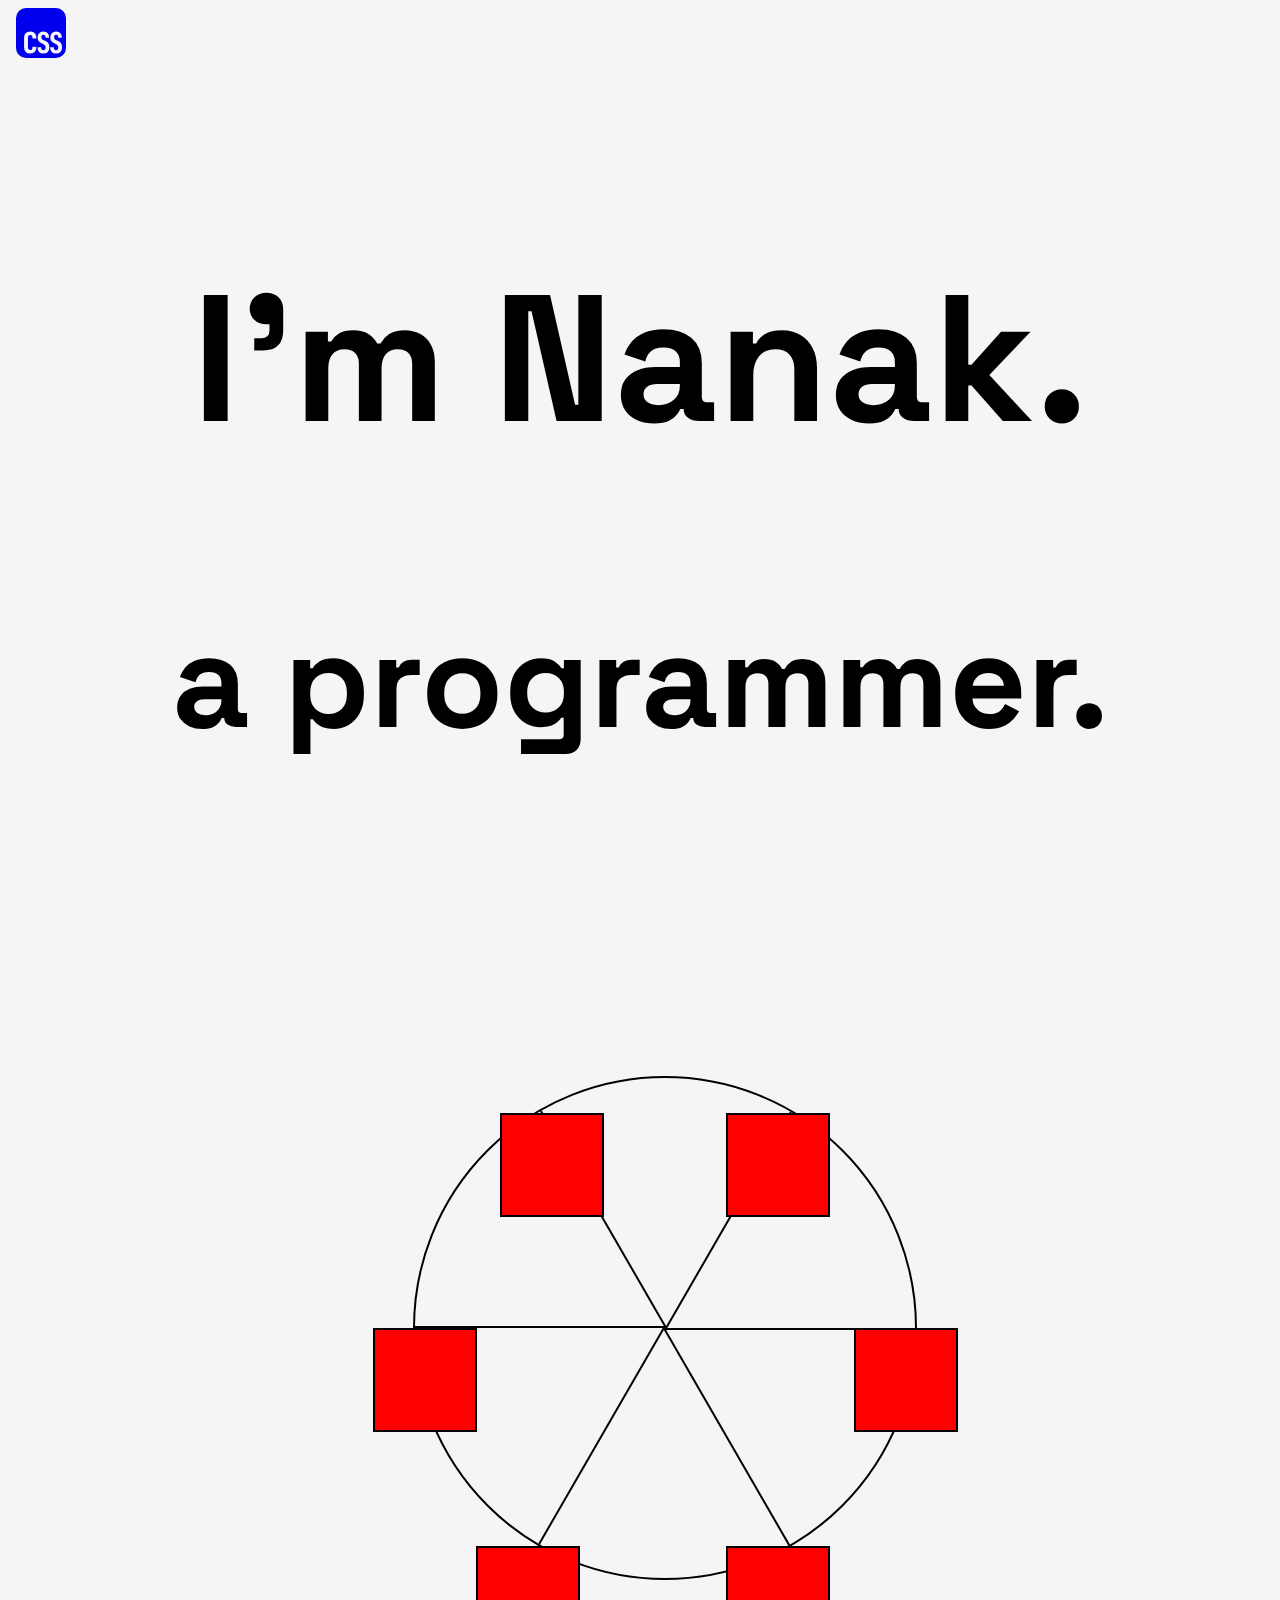
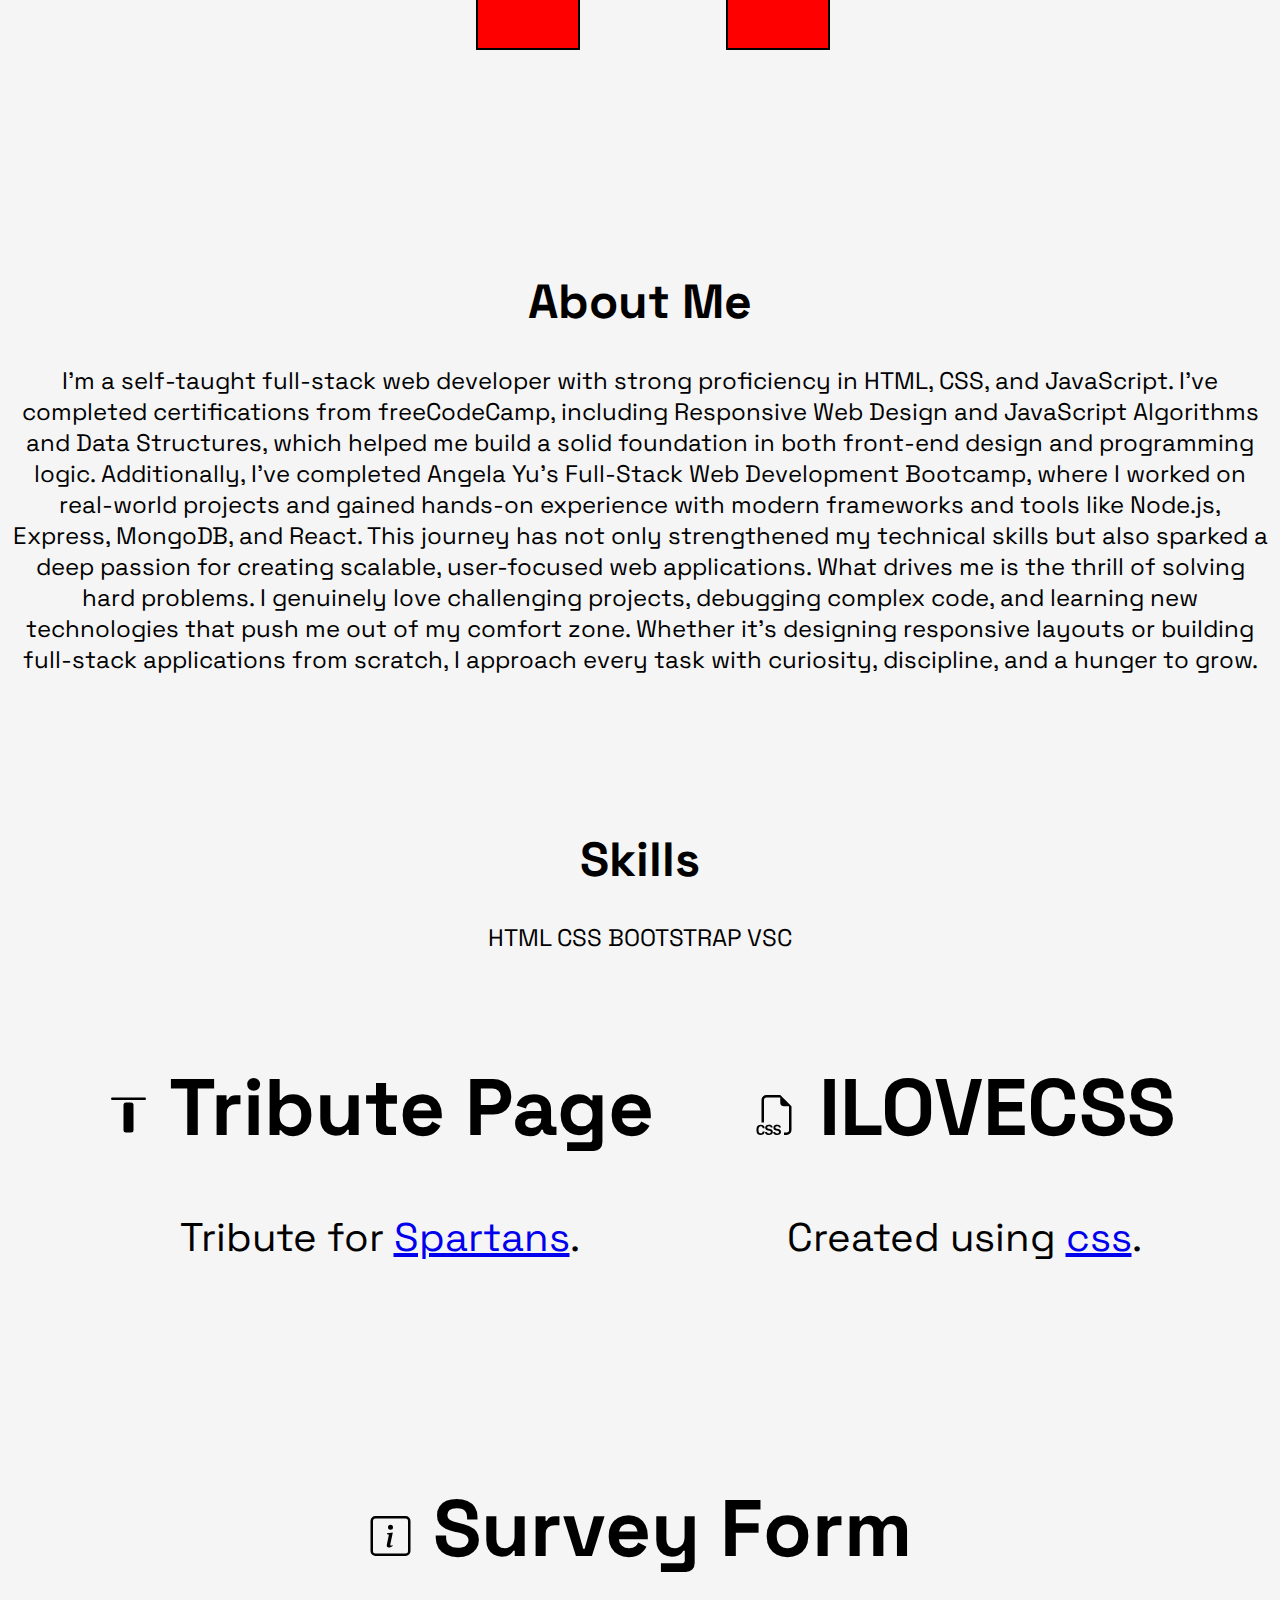
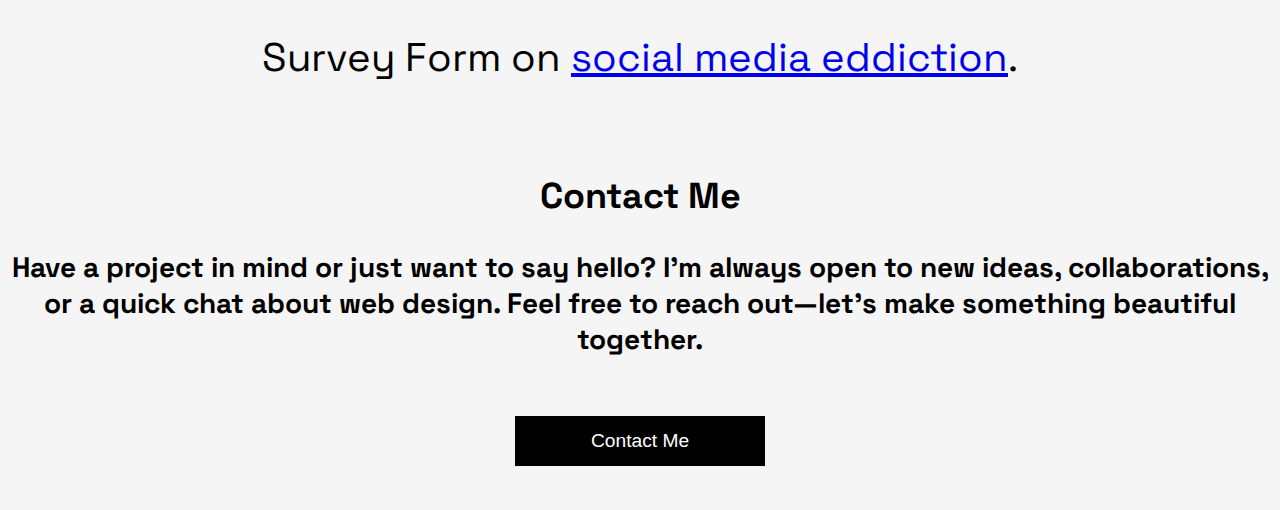
<file: index.html>
<!DOCTYPE html>
<html lang="en">
<head>
    <meta charset="UTF-8">
    <meta name="viewport" content="width=device-width, initial-scale=1.0">
    <title>capstone</title>
    <link rel="stylesheet" href="./style.css">
    <link href="https://cdn.jsdelivr.net/npm/bootstrap@5.3.7/dist/css/bootstrap.min.css" rel="stylesheet" integrity="sha384-LN+7fdVzj6u52u30Kp6M/trliBMCMKTyK833zpbD+pXdCLuTusPj697FH4R/5mcr" crossorigin="anonymous">
    <link href="https://fonts.googleapis.com/css2?family=Space+Grotesk&display=swap" rel="stylesheet">

</head>
<body>
 
<section >
    <div class="">
        <div class="container"> <header class="d-flex flex-wrap justify-content-center py-3 mb-4 "> <a href="/" class="d-flex align-items-center mb-3 mb-md-0 me-md-auto text-black text-decoration-none"><span><svg xmlns="http://www.w3.org/2000/svg" width="50" height="50" fill="currentColor" class="logo bi bi-css" viewBox="0 0 16 16" style="border-radius: 20%">
  <path fill-rule="evenodd" d="M14 0a2 2 0 0 1 2 2v12a2 2 0 0 1-2 2H2a2 2 0 0 1-2-2V0zM4.59 7.498q-.908 0-1.455.508-.547.507-.547 1.484v3.106q0 .986.527 1.484t1.406.498q.576 0 1.016-.224.45-.225.703-.674.255-.45.254-1.114v-.185h-1.22v.176q0 .449-.186.683t-.527.235q-.372-.01-.557-.264-.186-.255-.186-.752V9.686q0-.547.166-.811.177-.264.577-.264.321 0 .517.225.195.224.195.693v.205h1.23V9.52q0-.674-.243-1.124a1.55 1.55 0 0 0-.664-.673q-.42-.225-1.006-.225m4.214-.01q-.586 0-1.006.244a1.67 1.67 0 0 0-.635.674 2.1 2.1 0 0 0-.225.996q0 .753.293 1.182.304.42.967.732l.469.215q.44.186.625.43.186.244.186.635 0 .478-.166.703-.157.224-.528.224-.36 0-.547-.244-.185-.243-.205-.752H6.87q.02.996.498 1.524.479.527 1.387.527t1.416-.518.508-1.484q0-.81-.332-1.289-.333-.479-1.045-.79l-.45-.196q-.39-.166-.556-.381-.165-.214-.166-.576 0-.4.166-.596.175-.195.508-.195.36 0 .508.234.156.234.175.703h1.123q-.03-.976-.498-1.484-.468-.518-1.308-.518m4.057 0q-.585 0-1.006.244a1.67 1.67 0 0 0-.634.674 2.1 2.1 0 0 0-.225.996q0 .753.293 1.182.303.42.967.732l.469.215q.438.186.625.43.185.244.185.635 0 .478-.166.703-.156.224-.527.224-.361.001-.547-.244-.186-.243-.205-.752h-1.162q.02.996.498 1.524.479.527 1.386.527.909 0 1.417-.518.507-.517.507-1.484 0-.81-.332-1.289t-1.045-.79l-.449-.196q-.39-.166-.556-.381-.166-.214-.166-.576 0-.4.165-.596.177-.195.508-.195.361 0 .508.234.156.234.176.703h1.123q-.03-.976-.498-1.484-.47-.518-1.309-.518"/>
</svg></span> <span class="fs-4"><span></span></span> </a> <ul class="nav nav-pills"> </ul> </header> </div>

<div class="title-text">
      <br><h1>I'm Nanak.</h1>
      <h2>a <span class="pro">pro</span>grammer.</h2>
    </div>
    
  <section>
   <div class="black">
    <div class="wheel">
      <span class="line"></span>
      <span class="line"></span>
      <span class="line"></span>
      <span class="line"></span>
      <span class="line"></span>
      <span class="line"></span>

      <div class="cabin"></div>
      <div class="cabin"></div>
      <div class="cabin"></div>
      <div class="cabin"></div>
      <div class="cabin"></div>
      <div class="cabin"></div>
    </div>
    </div>
  </div>
  <section class="about">
    <div class="about-text">
      <h1><br>About Me</h1>
      <p>I’m a self-taught full-stack web developer with strong proficiency in HTML, CSS, and JavaScript. I’ve completed certifications from freeCodeCamp, including Responsive Web Design and JavaScript Algorithms and Data Structures, which helped me build a solid foundation in both front-end design and programming logic.

Additionally, I’ve completed Angela Yu’s Full-Stack Web Development Bootcamp, where I worked on real-world projects and gained hands-on experience with modern frameworks and tools like Node.js, Express, MongoDB, and React. This journey has not only strengthened my technical skills but also sparked a deep passion for creating scalable, user-focused web applications.

What drives me is the thrill of solving hard problems. I genuinely love challenging projects, debugging complex code, and learning new technologies that push me out of my comfort zone. Whether it's designing responsive layouts or building full-stack applications from scratch, I approach every task with curiosity, discipline, and a hunger to grow.</p>
    </div>
    <div class="about-text">
      <h1><br><br>Skills</h1>
      <p><div class="d-flex gap-2 justify-content-center py-5"> <span class="badge text-bg-primary rounded-pill">HTML</span> <span class="badge text-bg-secondary rounded-pill">CSS</span> <span class="badge text-bg-success rounded-pill">BOOTSTRAP</span> <span class="badge text-bg-danger rounded-pill">VSC</span> </div></p></div>
  <section class="projects">
    <div class="projecth1">
  <h1><svg xmlns="http://www.w3.org/2000/svg" width="45" height="40" fill="currentColor" class="bi bi-align-top" viewBox="0 0 16 16">
  <rect width="4" height="12" rx="1" transform="matrix(1 0 0 -1 6 15)"/>
  <path d="M1.5 2a.5.5 0 0 1 0-1zm13-1a.5.5 0 0 1 0 1zm-13 0h13v1h-13z"/>
</svg> Tribute Page</h1>
  <p>Tribute for <a href="./Tribute.html">Spartans</a>.</p>
  </div>
    <div class="projecth1">
  <h1><svg xmlns="http://www.w3.org/2000/svg" width="45" height="40" fill="currentColor" class="bi bi-filetype-css" viewBox="0 0 16 16">
  <path fill-rule="evenodd" d="M14 4.5V14a2 2 0 0 1-2 2h-1v-1h1a1 1 0 0 0 1-1V4.5h-2A1.5 1.5 0 0 1 9.5 3V1H4a1 1 0 0 0-1 1v9H2V2a2 2 0 0 1 2-2h5.5zM3.397 14.841a1.13 1.13 0 0 0 .401.823q.195.162.478.252.284.091.665.091.507 0 .859-.158.354-.158.539-.44.187-.284.187-.656 0-.336-.134-.56a1 1 0 0 0-.375-.357 2 2 0 0 0-.566-.21l-.621-.144a1 1 0 0 1-.404-.176.37.37 0 0 1-.144-.299q0-.234.185-.384.188-.152.512-.152.214 0 .37.068a.6.6 0 0 1 .246.181.56.56 0 0 1 .12.258h.75a1.1 1.1 0 0 0-.2-.566 1.2 1.2 0 0 0-.5-.41 1.8 1.8 0 0 0-.78-.152q-.439 0-.776.15-.337.149-.527.421-.19.273-.19.639 0 .302.122.524.124.223.352.367.228.143.539.213l.618.144q.31.073.463.193a.39.39 0 0 1 .152.326.5.5 0 0 1-.085.29.56.56 0 0 1-.255.193q-.167.07-.413.07-.175 0-.32-.04a.8.8 0 0 1-.248-.115.58.58 0 0 1-.255-.384zM.806 13.693q0-.373.102-.633a.87.87 0 0 1 .302-.399.8.8 0 0 1 .475-.137q.225 0 .398.097a.7.7 0 0 1 .272.26.85.85 0 0 1 .12.381h.765v-.072a1.33 1.33 0 0 0-.466-.964 1.4 1.4 0 0 0-.489-.272 1.8 1.8 0 0 0-.606-.097q-.534 0-.911.223-.375.222-.572.632-.195.41-.196.979v.498q0 .568.193.976.197.407.572.626.375.217.914.217.439 0 .785-.164t.55-.454a1.27 1.27 0 0 0 .226-.674v-.076h-.764a.8.8 0 0 1-.118.363.7.7 0 0 1-.272.25.9.9 0 0 1-.401.087.85.85 0 0 1-.478-.132.83.83 0 0 1-.299-.392 1.7 1.7 0 0 1-.102-.627zM6.78 15.29a1.2 1.2 0 0 1-.111-.449h.764a.58.58 0 0 0 .255.384q.106.073.25.114.142.041.319.041.245 0 .413-.07a.56.56 0 0 0 .255-.193.5.5 0 0 0 .085-.29.39.39 0 0 0-.153-.326q-.152-.12-.463-.193l-.618-.143a1.7 1.7 0 0 1-.539-.214 1 1 0 0 1-.351-.367 1.1 1.1 0 0 1-.123-.524q0-.366.19-.639.19-.272.527-.422t.777-.149q.456 0 .779.152.326.153.5.41.18.255.2.566h-.75a.56.56 0 0 0-.12-.258.6.6 0 0 0-.246-.181.9.9 0 0 0-.37-.068q-.324 0-.512.152a.47.47 0 0 0-.184.384q0 .18.143.3a1 1 0 0 0 .404.175l.621.143q.326.075.566.211t.375.358.135.56q0 .37-.188.656a1.2 1.2 0 0 1-.539.439q-.351.158-.858.158-.381 0-.665-.09a1.4 1.4 0 0 1-.478-.252 1.1 1.1 0 0 1-.29-.375"/>
</svg> ILOVECSS</h1>
  <p>Created using <a href="./Penguin.HTML">css</a>.</p>
  </div>
    <div class="projecth1">
  <h1><svg xmlns="http://www.w3.org/2000/svg" width="45" height="40" fill="currentColor" class="bi bi-info-square" viewBox="0 0 16 16">
  <path d="M14 1a1 1 0 0 1 1 1v12a1 1 0 0 1-1 1H2a1 1 0 0 1-1-1V2a1 1 0 0 1 1-1zM2 0a2 2 0 0 0-2 2v12a2 2 0 0 0 2 2h12a2 2 0 0 0 2-2V2a2 2 0 0 0-2-2z"/>
  <path d="m8.93 6.588-2.29.287-.082.38.45.083c.294.07.352.176.288.469l-.738 3.468c-.194.897.105 1.319.808 1.319.545 0 1.178-.252 1.465-.598l.088-.416c-.2.176-.492.246-.686.246-.275 0-.375-.193-.304-.533zM9 4.5a1 1 0 1 1-2 0 1 1 0 0 1 2 0"/>
</svg> Survey Form</h1>
  <p>Survey Form on <a href="./Survey.html">social media eddiction</a>.</p>
  </div>

</section>
    <footer><div class="contact-me">
        <h2>Contact Me</h2>
        <h3>Have a project in mind or just want to say hello? I’m always open to new ideas, collaborations, or a quick chat about web design. Feel free to reach out—let’s make something beautiful together.</h3>
        <br><a href="mailto:nanakrpatvardhan@gmail.com"><button class="btn btn-dark" type="button">Contact Me</button></a>
      </div><br></footer><br>
    
    </section></section>
    
    
</body>
</html>
</file>
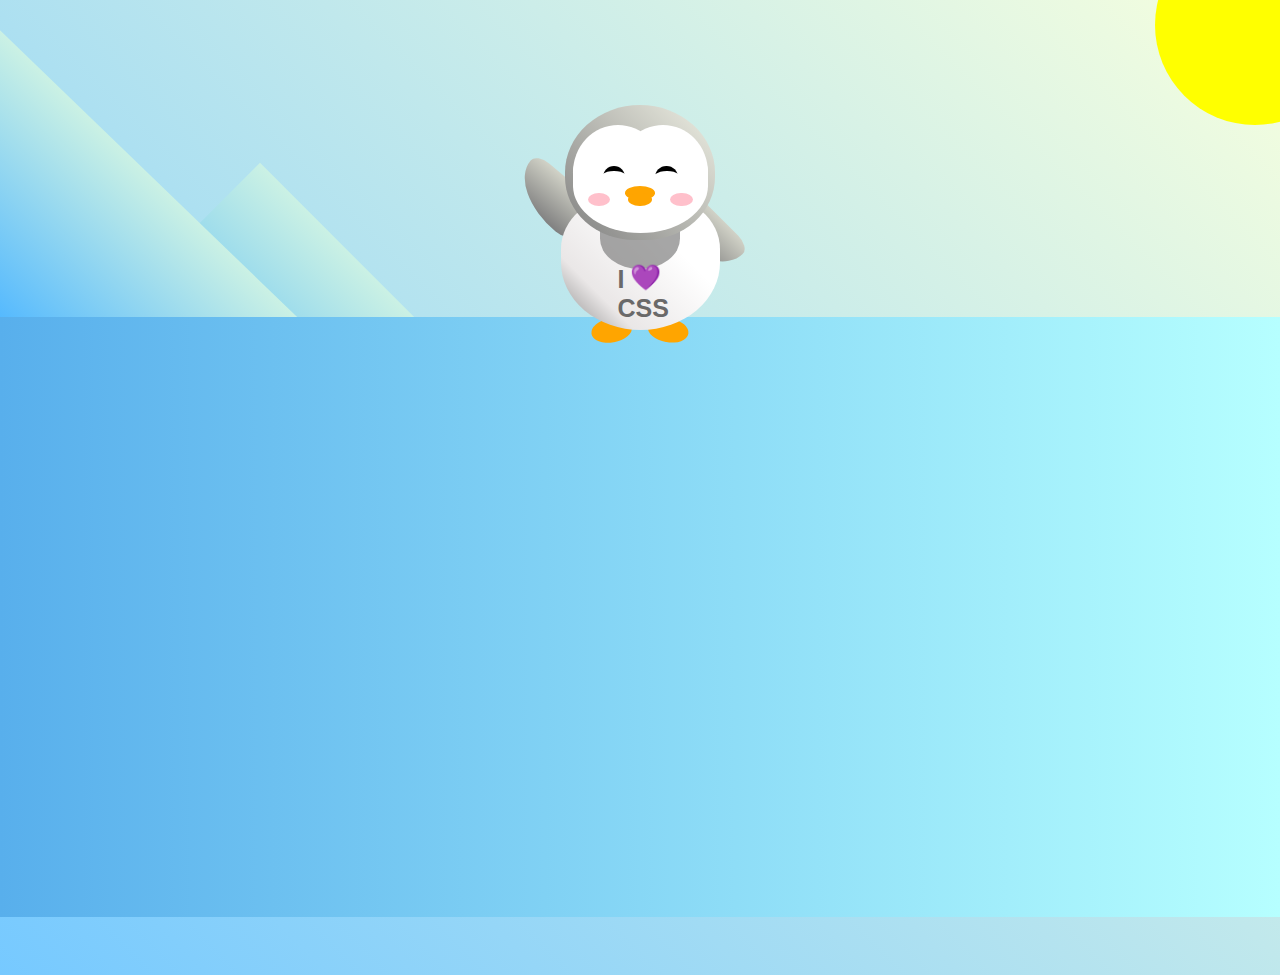
<file: Penguin.HTML>
<!DOCTYPE html>
<html lang="en">
  <head>
    <meta charset="UTF-8" />
    <link rel="stylesheet" href="./Penguinstyle.css" />
    <title>Penguin</title>
    <meta name="viewport" content="width=device-width, initial-scale=1.0" />
  </head>

  <body>
    <div class="left-mountain"></div>
    <div class="back-mountain"></div>
    <div class="sun"></div>
    <div class="penguin">
      <div class="penguin-head">
        <div class="face left"></div>
        <div class="face right"></div>
        <div class="chin"></div>
        <div class="eye left">
          <div class="eye-lid"></div>
        </div>
        <div class="eye right">
          <div class="eye-lid"></div>
        </div>
        <div class="blush left"></div>
        <div class="blush right"></div>
        <div class="beak top"></div>
        <div class="beak bottom"></div>
      </div>
      <div class="shirt">
        <div>💜</div>
        <p>I CSS</p>
      </div> 
      <div class="penguin-body">
        <div class="arm left"></div>
        <div class="arm right"></div>
        <div class="foot left"></div>
        <div class="foot right"></div>
      </div>
    </div>

    <div class="ground"></div>
  </body>
</html>
</file>
<file: style.css>
* {
    background-color: whitesmoke;
}
.wheel {
  border: 2px solid black;
  border-radius: 50%;
  margin-left: 50px;
  position: absolute;
  height: 55vw;
  width: 55vw;
  max-width: 500px;
  max-height: 500px;
  animation-name: wheel;
  animation-duration: 10s;
  animation-iteration-count: infinite;
  animation-timing-function: linear;
}

.line {
  background-color: black;
  width: 50%;
  height: 2px;
  position: absolute;
  top: 50%;
  left: 50%;
  transform-origin: 0% 0%;
}

.line:nth-of-type(2) {
  transform: rotate(60deg);
}
.line:nth-of-type(3) {
  transform: rotate(120deg);
}
.line:nth-of-type(4) {
  transform: rotate(180deg);
}
.line:nth-of-type(5) {
  transform: rotate(240deg);
}
.line:nth-of-type(6) {
  transform: rotate(300deg);
}

.cabin {
  background-color: red;
  width: 20%;
  height: 20%;
  position: absolute;
  border: 2px solid;
  transform-origin: 50% 0%;
  animation: cabins 10s ease-in-out infinite;
}

.cabin:nth-of-type(1) {
  right: -8.5%;
  top: 50%;
}
.cabin:nth-of-type(2) {
  right: 17%;
  top: 93.5%;
}
.cabin:nth-of-type(3) {
  right: 67%;
  top: 93.5%;
}
.cabin:nth-of-type(4) {
  left: -8.5%;
  top: 50%;
}
.cabin:nth-of-type(5) {
  left: 17%;
  top: 7%;
}
.cabin:nth-of-type(6) {
  right: 17%;
  top: 7%;
}

@keyframes wheel {
   0% {
     transform: rotate(0deg);
   }
   100% {
     transform: rotate(360deg);
   }
}
@keyframes cabins {
  0% {
    transform: rotate(0deg);
  }
  25% {
    background-color: yellow;
  }
  50% {
    background-color: purple;
  }
  75% {
    background-color: yellow;
  }
  100% {
    transform: rotate(-360deg);
  }
}
.black {
    display: flex;
    justify-content: center;
    align-items: center;
    height: 100vh;
    
}
.title-text {
    font-size: 5.625rem;
    color: black;
    text-align: center;
   font-family: 'Space Grotesk', sans-serif;


    
}
.projects {
    display: flex;
    flex-direction: row;
    justify-content: center;
    align-items: center;
    flex-wrap: wrap;
    gap: 100px;
    margin-top: 50px;
   
}
.projecth1 {
    font-size: 2.5rem;
    color: black;
    text-align: center;
    font-family: 'Space Grotesk', sans-serif;


    margin-bottom: 20px;
}
.about-text {
    font-size: 1.5rem;
    color: black;
    text-align: center;
    font-family: 'Space Grotesk', sans-serif;


    margin-top: 20px;
  
}
.contact-me {
  font-size: 1.5rem;
    color: black;
    text-align: center;
   font-family: 'Space Grotesk', sans-serif;

    margin-top: 20px; 

  }
  .btn {
    background-color: black;
    color: white;
    border: none;
    padding: 10px 20px;
    font-size: 1.2rem;
    cursor: pointer;
    transition: background-color 0.3s ease;
    height: 50px;
    width: 250px;
  }
header {
  position: fixed;
  top: 0;
  left: 0;
  width: 100%;
  background-color: whitesmoke;
  z-index: 1000;
  padding: 0.5rem 1rem;
  display: flex;
  align-items: center;
}

.logo {
  max-width: 60px;
  height: auto;
  margin-right: auto;
}
main {
  margin-top: 80px;
}
@media (max-width: 576px) {
  .logo {
    max-width: 40px;
  }
}
@media (max-width: 576px) {
  header {
    flex-direction: column;
    align-items: flex-start;
  }
}
</file>
<file: Penguinstyle.css>
:root {
  --penguin-face: white;
  --penguin-picorna: orange;
  --penguin-skin: gray;
}

body {
  background: linear-gradient(45deg, rgb(118, 201, 255), rgb(247, 255, 222));
  margin: 0;
  padding: 0;
  width: 100%;
  height: 100vh;
  overflow: hidden;
}

.left-mountain {
  width: 300px;
  height: 300px;
  background: linear-gradient(rgb(203, 241, 228), rgb(80, 183, 255));
  position: absolute;
  transform: skew(0deg, 44deg);
  z-index: 2;
  margin-top: 100px;
}

.back-mountain {
  width: 300px;
  height: 300px;
  background: linear-gradient(rgb(203, 241, 228), rgb(47, 170, 255));
  position: absolute;
  z-index: 1;
  transform: rotate(45deg);
  left: 110px;
  top: 225px;
}

.sun {
  width: 200px;
  height: 200px;
  background-color: yellow;
  position: absolute;
  border-radius: 50%;
  top: -75px;
  right: -75px;
}

.penguin {
  width: 300px;
  height: 300px;
  margin: auto;
  margin-top: 75px;
  z-index: 4;
  position: relative;
  transition: transform 1s ease-in-out 0ms;
}

.penguin * {
  position: absolute;
}

.penguin:active {
  transform: scale(1.5);
  cursor: not-allowed;
}

.penguin-head {
  width: 50%;
  height: 45%;
  background: linear-gradient(
    45deg,
    var(--penguin-skin),
    rgb(239, 240, 228)
  );
  border-radius: 70% 70% 65% 65%;
  top: 10%;
  left: 25%;
  z-index: 1;
}

.face {
  width: 60%;
  height: 70%;
  background-color: var(--penguin-face);
  border-radius: 70% 70% 60% 60%;
  top: 15%;
}

.face.left {
  left: 5%;
}

.face.right {
  right: 5%;
}

.chin {
  width: 90%;
  height: 70%;
  background-color: var(--penguin-face);
  top: 25%;
  left: 5%;
  border-radius: 70% 70% 100% 100%;
}

.eye {
  width: 15%;
  height: 17%;
  background-color: black;
  top: 45%;
  border-radius: 50%;
}

.eye.left {
  left: 25%;
}

.eye.right {
  right: 25%;
}

.eye-lid {
  width: 150%;
  height: 100%;
  background-color: var(--penguin-face);
  top: 25%;
  left: -23%;
  border-radius: 50%;
}

.blush {
  width: 15%;
  height: 10%;
  background-color: pink;
  top: 65%;
  border-radius: 50%;
}

.blush.left {
  left: 15%;
}

.blush.right {
  right: 15%;
}

.beak {
  height: 10%;
  background-color: var(--penguin-picorna);
  border-radius: 50%;
}

.beak.top {
  width: 20%;
  top: 60%;
  left: 40%;
}

.beak.bottom {
  width: 16%;
  top: 65%;
  left: 42%;
}

.shirt {
  font: bold 25px Helvetica, sans-serif;
  top: 165px;
  left: 127.5px;
  z-index: 1;
  color: #6a6969;
}

.shirt div {
  font-weight:  initial;
  top: 22.5px;
  left: 12px;
}

.penguin-body {
  width: 53%;
  height: 45%;
  background: linear-gradient(
    45deg,
    rgb(134, 133, 133) 0%,
    rgb(234, 231, 231) 25%,
    white 67%
  );
  border-radius: 80% 80% 100% 100%;
  top: 40%;
  left: 23.5%;
}

.penguin-body::before {
  content: "";
  position: absolute;
  width: 50%;
  height: 45%;
  background-color: var(--penguin-skin);
  top: 10%;
  left: 25%;
  border-radius: 0% 0% 100% 100%;
  opacity: 70%;
}

.arm {
  width: 30%;
  height: 60%;
  background: linear-gradient(
    90deg,
    var(--penguin-skin),
    rgb(209, 210, 199)
  );
  border-radius: 30% 30% 30% 120%;
  z-index: -1;
}

.arm.left {
  top: 35%;
  left: 5%;
  transform-origin: top left; 
  transform: rotate(130deg) scaleX(-1);
  animation: 3s linear infinite wave;
}

.arm.right {
  top: 0%;
  right: -5%;
  transform: rotate(-45deg);
}

@keyframes wave {
  10% {
    transform: rotate(110deg) scaleX(-1);
  }
  20% {
    transform: rotate(130deg) scaleX(-1);
  }
  30% {
    transform: rotate(110deg) scaleX(-1);
  }
  40% {
    transform: rotate(130deg) scaleX(-1);
  }
}

.foot {
  width:  15%;
  height: 30%;
  background-color: var(--penguin-picorna);
  top: 85%;
  border-radius: 50%;
  z-index: -1;
}

.foot.left {
  left: 25%;
  transform: rotate(80deg);
}

.foot.right {
  right: 25%;
  transform: rotate(-80deg);
}
.ground {
  width: 100vw;
  height: calc(100vh - 300px);
  background: linear-gradient(90deg, rgb(88, 175, 236), rgb(182, 255, 255));
  z-index: 3;
  position: absolute;
  margin-top: -58px;
}
</file>
